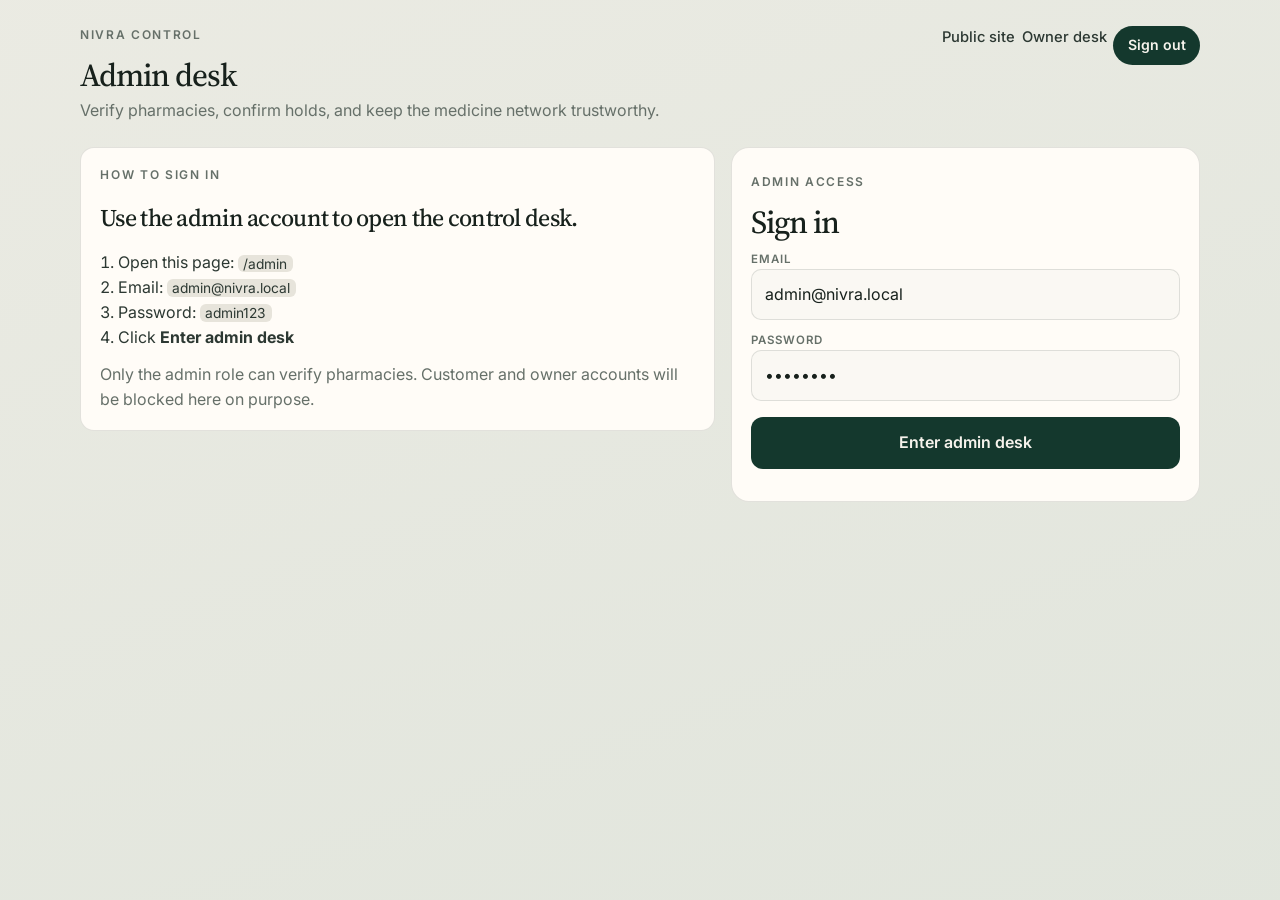
<file: admin.html>
<!doctype html>
<html lang="en">
<head>
    <meta charset="UTF-8">
    <meta name="viewport" content="width=device-width, initial-scale=1.0">
    <title>Nivra Admin Desk</title>
    <link rel="preconnect" href="https://fonts.googleapis.com">
    <link rel="preconnect" href="https://fonts.gstatic.com" crossorigin>
    <link href="https://fonts.googleapis.com/css2?family=Inter:wght@400;500;600;700&family=Source+Serif+4:opsz,wght@8..60,500;8..60,600&display=swap" rel="stylesheet">
    <link rel="stylesheet" href="css/styles.css">
</head>
<body class="admin-page">
    <div class="ambient-video ambient-video-desk" aria-hidden="true">
        <video data-ambient autoplay muted loop playsinline preload="auto" src="media/admin-drift.mp4"></video>
    </div>
    <div class="admin-wrap">
        <div class="admin-top">
            <div>
                <p class="section-index">NIVRA CONTROL</p>
                <h1>Admin desk</h1>
                <p class="admin-subtitle" id="adminGreeting">Verify pharmacies, confirm holds, and keep the medicine network trustworthy.</p>
            </div>
            <div class="admin-top-actions">
                <a class="nav-owner" href="/">Public site</a>
                <a class="nav-owner" href="/owner">Owner desk</a>
                <button class="nav-urgent" type="button" id="adminRefresh" hidden>Refresh</button>
                <button class="nav-urgent" type="button" id="adminSignOut">Sign out</button>
            </div>
        </div>

        <section class="admin-login-card" id="adminLoginCard">
            <div class="admin-login-copy">
                <p class="section-index">HOW TO SIGN IN</p>
                <h2>Use the admin account to open the control desk.</h2>
                <ol class="admin-steps">
                    <li>Open this page: <code>/admin</code></li>
                    <li>Email: <code>admin@nivra.local</code></li>
                    <li>Password: <code>admin123</code></li>
                    <li>Click <strong>Enter admin desk</strong></li>
                </ol>
                <p class="admin-note">
                    Only the admin role can verify pharmacies. Customer and owner accounts will be blocked here on purpose.
                </p>
            </div>

            <form class="dialog-shell admin-login" id="adminLogin">
                <p class="section-index">ADMIN ACCESS</p>
                <h2>Sign in</h2>
                <label for="adminEmail">Email</label>
                <input id="adminEmail" type="email" value="admin@nivra.local" autocomplete="username" required>
                <label for="adminPassword">Password</label>
                <input id="adminPassword" type="password" value="admin123" autocomplete="current-password" required>
                <button class="search-submit" type="submit">Enter admin desk</button>
                <p class="dialog-message" id="adminLoginMessage" role="status"></p>
            </form>
        </section>

        <div id="adminApp" hidden>
            <div class="admin-grid" id="adminStats"></div>

            <div class="admin-tabs" role="tablist">
                <button class="filter active" type="button" data-admin-tab="pharmacies">Pharmacies</button>
                <button class="filter" type="button" data-admin-tab="reservations">Reservations</button>
                <button class="filter" type="button" data-admin-tab="urgent">Urgent</button>
                <button class="filter" type="button" data-admin-tab="lowstock">Low stock</button>
                <button class="filter" type="button" data-admin-tab="activity">Activity</button>
                <button class="filter" type="button" data-admin-tab="users">Users</button>
                <button class="filter" type="button" data-admin-tab="feedback">Feedback</button>
            </div>

            <div class="admin-panels">
                <section class="admin-panel" data-panel="pharmacies">
                    <div class="admin-panel-head">
                        <div>
                            <small>Trust layer</small>
                            <h2>Pharmacy verification</h2>
                        </div>
                        <button class="filter" type="button" id="expireHolds">Expire stale holds</button>
                    </div>
                    <div id="adminPharmacies"></div>
                </section>

                <section class="admin-panel" data-panel="reservations" hidden>
                    <div class="admin-panel-head">
                        <div>
                            <small>Customer holds</small>
                            <h2>Reservations</h2>
                        </div>
                    </div>
                    <div id="adminReservations"></div>
                </section>

                <section class="admin-panel" data-panel="urgent" hidden>
                    <div class="admin-panel-head">
                        <div>
                            <small>Network broadcasts</small>
                            <h2>Urgent requests</h2>
                        </div>
                    </div>
                    <div id="adminUrgent"></div>
                </section>

                <section class="admin-panel" data-panel="lowstock" hidden>
                    <div class="admin-panel-head">
                        <div>
                            <small>Scarcity watch</small>
                            <h2>Low stock alerts</h2>
                        </div>
                    </div>
                    <div id="adminLowStock"></div>
                </section>

                <section class="admin-panel" data-panel="activity" hidden>
                    <div class="admin-panel-head">
                        <div>
                            <small>Audit trail</small>
                            <h2>Live activity</h2>
                        </div>
                    </div>
                    <div id="adminActivity"></div>
                </section>

                <section class="admin-panel" data-panel="users" hidden>
                    <div class="admin-panel-head">
                        <div>
                            <small>Accounts</small>
                            <h2>Users</h2>
                        </div>
                    </div>
                    <div id="adminUsers"></div>
                </section>

                <section class="admin-panel" data-panel="feedback" hidden>
                    <div class="admin-panel-head">
                        <div>
                            <small>Public notes</small>
                            <h2>Feedback</h2>
                        </div>
                    </div>
                    <div id="adminFeedback"></div>
                </section>
            </div>

            <aside class="admin-detail" id="adminDetail" hidden>
                <div class="admin-panel-head">
                    <div>
                        <small>Pharmacy detail</small>
                        <h2 id="detailTitle">Inventory</h2>
                    </div>
                    <button class="filter" type="button" id="closeDetail">Close</button>
                </div>
                <div id="detailBody"></div>
            </aside>
        </div>
    </div>

    <script src="js/motion.js"></script>
    <script src="js/ambient.js"></script>
    <script src="js/admin.js"></script>
</body>
</html>
</file>
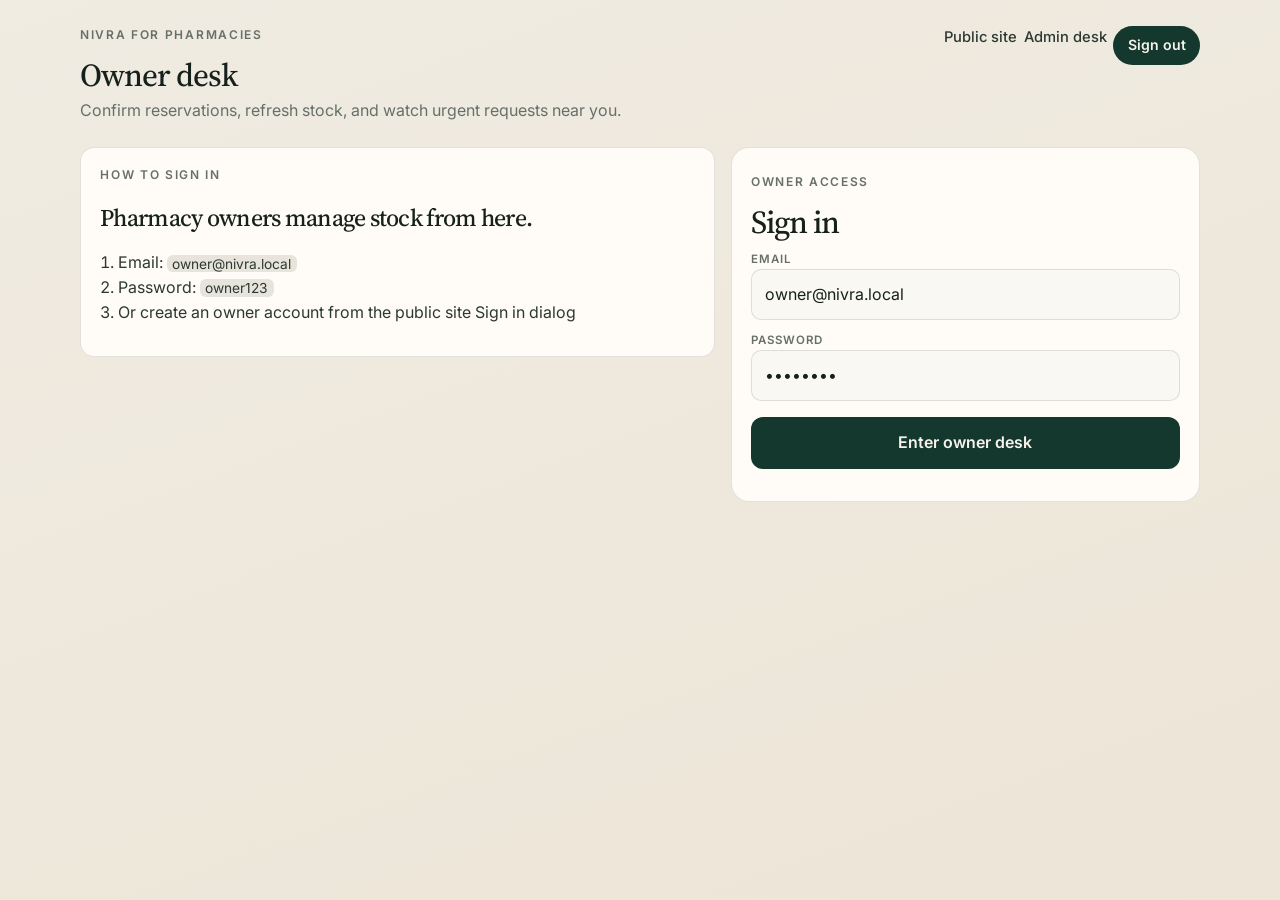
<file: owner.html>
<!doctype html>
<html lang="en">
<head>
    <meta charset="UTF-8">
    <meta name="viewport" content="width=device-width, initial-scale=1.0">
    <title>Nivra Owner Desk</title>
    <link rel="preconnect" href="https://fonts.googleapis.com">
    <link rel="preconnect" href="https://fonts.gstatic.com" crossorigin>
    <link href="https://fonts.googleapis.com/css2?family=Inter:wght@400;500;600;700&family=Source+Serif+4:opsz,wght@8..60,500;8..60,600&display=swap" rel="stylesheet">
    <link rel="stylesheet" href="css/styles.css">
</head>
<body class="admin-page">
    <div class="ambient-video ambient-video-owner" aria-hidden="true">
        <video data-ambient autoplay muted loop playsinline preload="auto" src="media/owner-drift.mp4"></video>
    </div>
    <div class="admin-wrap">
        <div class="admin-top">
            <div>
                <p class="section-index">NIVRA FOR PHARMACIES</p>
                <h1>Owner desk</h1>
                <p class="admin-subtitle">Confirm reservations, refresh stock, and watch urgent requests near you.</p>
            </div>
            <div class="admin-top-actions">
                <a class="nav-owner" href="/">Public site</a>
                <a class="nav-owner" href="/admin">Admin desk</a>
                <button class="nav-urgent" type="button" id="ownerSignOut">Sign out</button>
            </div>
        </div>

        <section class="admin-login-card" id="ownerLoginCard">
            <div class="admin-login-copy">
                <p class="section-index">HOW TO SIGN IN</p>
                <h2>Pharmacy owners manage stock from here.</h2>
                <ol class="admin-steps">
                    <li>Email: <code>owner@nivra.local</code></li>
                    <li>Password: <code>owner123</code></li>
                    <li>Or create an owner account from the public site Sign in dialog</li>
                </ol>
            </div>
            <form class="dialog-shell admin-login" id="ownerLogin">
                <p class="section-index">OWNER ACCESS</p>
                <h2>Sign in</h2>
                <label for="ownerEmail">Email</label>
                <input id="ownerEmail" type="email" value="owner@nivra.local" required>
                <label for="ownerPassword">Password</label>
                <input id="ownerPassword" type="password" value="owner123" required>
                <button class="search-submit" type="submit">Enter owner desk</button>
                <p class="dialog-message" id="ownerLoginMessage"></p>
            </form>
        </section>

        <div id="ownerApp" hidden>
            <div class="admin-grid" id="ownerStats"></div>
            <div class="admin-panels">
                <section class="admin-panel">
                    <div class="admin-panel-head">
                        <div>
                            <small>Your store</small>
                            <h2 id="ownerPharmacyName">Pharmacy</h2>
                        </div>
                        <a class="filter" href="/#top" id="listMoreLink">List another product</a>
                    </div>
                    <p id="ownerPharmacyMeta"></p>
                    <div id="ownerInventory"></div>
                </section>
                <section class="admin-panel">
                    <div class="admin-panel-head">
                        <div>
                            <small>Incoming demand</small>
                            <h2>Reservations</h2>
                        </div>
                    </div>
                    <div id="ownerReservations"></div>
                </section>
                <section class="admin-panel">
                    <div class="admin-panel-head">
                        <div>
                            <small>Nearby scarcity</small>
                            <h2>Open urgent requests</h2>
                        </div>
                    </div>
                    <div id="ownerUrgent"></div>
                </section>
            </div>
        </div>
    </div>

    <script>
        const tokenKey = "nivra-token";
        const userKey = "nivra-user";

        function token() { return localStorage.getItem(tokenKey) || ""; }
        function user() {
            try { return JSON.parse(localStorage.getItem(userKey) || "null"); }
            catch { return null; }
        }

        async function api(path, options = {}) {
            const headers = { "Content-Type": "application/json", ...(options.headers || {}) };
            if (token()) headers.Authorization = `Bearer ${token()}`;
            const response = await fetch(path, { ...options, headers });
            const data = await response.json().catch(() => ({}));
            if (!response.ok) throw new Error(data.error || "Request failed.");
            return data;
        }

        function chip(status) {
            return `<span class="admin-chip status-${status}">${status}</span>`;
        }

        async function loadOwner() {
            const data = await api("/api/owner/pharmacy");
            const app = document.querySelector("#ownerApp");
            const login = document.querySelector("#ownerLoginCard");
            if (!data.pharmacy) {
                login.hidden = true;
                app.hidden = false;
                document.querySelector("#ownerStats").innerHTML =
                    `<div class="admin-stat"><strong>0</strong><span>No pharmacy linked yet</span></div>`;
                document.querySelector("#ownerPharmacyName").textContent = "No pharmacy listed";
                document.querySelector("#ownerPharmacyMeta").textContent =
                    "Use List your pharmacy on the public site, then return here.";
                document.querySelector("#ownerInventory").innerHTML = "";
                document.querySelector("#ownerReservations").innerHTML = "<p>None yet.</p>";
                document.querySelector("#ownerUrgent").innerHTML = "<p>None yet.</p>";
                return;
            }

            login.hidden = true;
            app.hidden = false;
            document.querySelector("#ownerPharmacyName").textContent = data.pharmacy.name;
            document.querySelector("#ownerPharmacyMeta").innerHTML =
                `${chip(data.pharmacy.status)} ${data.pharmacy.address} · ${data.pharmacy.pincode} · ${data.pharmacy.hours}`;
            document.querySelector("#ownerStats").innerHTML = [
                ["Inventory lines", data.inventory.length],
                ["Open reservations", data.reservations.filter((item) => ["requested", "confirmed"].includes(item.status)).length],
                ["Urgent nearby", data.urgent.length],
                ["Status", data.pharmacy.status],
            ].map(([label, value]) => `<div class="admin-stat"><strong>${value}</strong><span>${label}</span></div>`).join("");

            document.querySelector("#ownerInventory").innerHTML = data.inventory.map((item) => `
                <div class="admin-row">
                    <div><strong>${item.brand}</strong><br><small>${item.medicine} · ${item.strength}</small></div>
                    <div>${item.packs} packs · ${item.price}</div>
                    <div class="admin-actions">
                        <button class="filter" data-verify-stock="${item.id}">Mark verified</button>
                    </div>
                </div>
            `).join("") || "<p>No inventory yet.</p>";

            document.querySelector("#ownerReservations").innerHTML = data.reservations.map((item) => `
                <div class="admin-row">
                    <div><strong>${item.brand}</strong><br><small>${item.customer_name} · ${item.phone}</small></div>
                    <div>${chip(item.status)}</div>
                    <div class="admin-actions">
                        ${item.status === "requested" ? `<button class="filter" data-confirm="${item.id}">Confirm</button>` : ""}
                    </div>
                </div>
            `).join("") || "<p>No reservations yet.</p>";

            document.querySelector("#ownerUrgent").innerHTML = data.urgent.map((item) => `
                <div class="admin-row">
                    <div><strong>${item.medicine}</strong><br><small>${item.location}</small></div>
                    <div>${item.radius_km} km</div>
                    <div class="admin-actions">
                        <button class="filter" data-resolve="${item.id}">Resolve</button>
                    </div>
                </div>
            `).join("") || "<p>No open urgent requests.</p>";
        }

        async function boot() {
            const current = user();
            if (!current || !["owner", "admin"].includes(current.role) || !token()) {
                document.querySelector("#ownerLoginCard").hidden = false;
                document.querySelector("#ownerApp").hidden = true;
                return;
            }
            await loadOwner();
        }

        document.querySelector("#ownerLogin").addEventListener("submit", async (event) => {
            event.preventDefault();
            const message = document.querySelector("#ownerLoginMessage");
            try {
                const data = await api("/api/auth/login", {
                    method: "POST",
                    body: JSON.stringify({
                        email: document.querySelector("#ownerEmail").value,
                        password: document.querySelector("#ownerPassword").value,
                    }),
                });
                if (!["owner", "admin"].includes(data.user.role)) {
                    throw new Error("Use an owner account. Demo: owner@nivra.local / owner123");
                }
                localStorage.setItem(tokenKey, data.token);
                localStorage.setItem(userKey, JSON.stringify(data.user));
                await boot();
            } catch (error) {
                message.textContent = error.message;
            }
        });

        document.querySelector("#ownerSignOut").addEventListener("click", () => {
            localStorage.removeItem(tokenKey);
            localStorage.removeItem(userKey);
            location.reload();
        });

        document.querySelector("#ownerApp").addEventListener("click", async (event) => {
            const confirm = event.target.closest("[data-confirm]");
            const resolve = event.target.closest("[data-resolve]");
            const verifyStock = event.target.closest("[data-verify-stock]");
            try {
                if (confirm) await api(`/api/reservations/${confirm.dataset.confirm}/confirm`, { method: "POST" });
                if (resolve) {
                    await api(`/api/urgent/${resolve.dataset.resolve}/resolve`, {
                        method: "POST",
                        body: JSON.stringify({ note: "Owner marked this request resolved." }),
                    });
                }
                if (verifyStock) {
                    await api(`/api/owner/inventory/${verifyStock.dataset.verifyStock}`, {
                        method: "PATCH",
                        body: JSON.stringify({ verify: true }),
                    });
                }
                if (confirm || resolve || verifyStock) await loadOwner();
            } catch (error) {
                alert(error.message);
            }
        });

        boot().catch((error) => {
            document.querySelector("#ownerLoginMessage").textContent = error.message;
        });
    </script>
    <script src="js/motion.js"></script>
    <script src="js/ambient.js"></script>
</body>
</html>
</file>
<file: css/styles.css>
:root {
    --ink: #17211c;
    --ink-soft: #2c3832;
    --paper: #f3f1eb;
    --paper-deep: #e7e4db;
    --surface: #fffcf7;
    --muted: #667069;
    --accent: #14382d;
    --accent-deep: #0d2820;
    --accent-soft: #e7f0eb;
    --line: rgba(20, 32, 27, 0.12);
    --white: #fffcf7;
    --danger: #8d3a32;
    --warn: #8a5a16;
    --ok: #1d6b45;
    --radius-sm: 8px;
    --radius-md: 14px;
    --radius-lg: 18px;
    --shadow: 0 18px 50px rgba(16, 28, 22, 0.07);
    --ease: cubic-bezier(0.22, 1, 0.36, 1);
    --serif: "Source Serif 4", "Iowan Old Style", Georgia, serif;
    --sans: "Inter", system-ui, sans-serif;
}

*,
*::before,
*::after {
    box-sizing: border-box;
}

[hidden] {
    display: none !important;
}

html {
    scroll-behavior: smooth;
}

body {
    margin: 0;
    min-width: 320px;
    color: var(--ink);
    background:
        linear-gradient(180deg, #f7f5f0 0%, var(--paper) 280px);
    font-family: var(--sans);
    font-size: 16px;
    line-height: 1.55;
    overflow-x: hidden;
}

body.dialog-open,
body.loading {
    overflow: hidden;
}

button,
input,
select,
textarea {
    font: inherit;
    color: inherit;
}

button:focus-visible,
a:focus-visible {
    outline: 2px solid var(--accent);
    outline-offset: 2px;
}

button,
a {
    -webkit-tap-highlight-color: transparent;
}

a {
    color: inherit;
    text-decoration: none;
}

svg {
    display: block;
    fill: none;
    stroke: currentColor;
    stroke-width: 1.7;
    stroke-linecap: round;
    stroke-linejoin: round;
}

img {
    max-width: 100%;
}

h1,
h2,
h3 {
    font-family: var(--serif);
    font-weight: 500;
    letter-spacing: -0.03em;
    line-height: 1.08;
}

.shell {
    width: min(1120px, calc(100% - 3rem));
    margin-inline: auto;
}

.page-loader {
    position: fixed;
    inset: 0;
    z-index: 300;
    display: grid;
    place-items: center;
    align-content: center;
    gap: 1rem;
    color: #f6f3ec;
    background: var(--accent-deep);
}

.loader-copy {
    display: grid;
    justify-items: center;
    gap: 0.2rem;
}

.loader-copy span {
    font-family: var(--serif);
    font-size: 2rem;
    letter-spacing: -0.04em;
}

.loader-copy small {
    color: rgba(246, 243, 236, 0.62);
    font-size: 0.75rem;
    letter-spacing: 0.16em;
    text-transform: uppercase;
}

.loader-track {
    width: min(180px, 50vw);
    height: 1px;
    background: rgba(255, 255, 255, 0.18);
}

.loader-track span {
    display: block;
    width: 0;
    height: 100%;
    background: #f6f3ec;
}

.loader-percent {
    color: rgba(246, 243, 236, 0.55);
    font-size: 0.72rem;
    font-weight: 500;
    letter-spacing: 0.08em;
}

.scroll-progress {
    position: fixed;
    z-index: 140;
    top: 0;
    left: 0;
    right: 0;
    height: 2px;
    pointer-events: none;
}

.scroll-progress span {
    display: block;
    width: 100%;
    height: 100%;
    background: var(--accent);
    transform: scaleX(0);
    transform-origin: left;
}

.site-header {
    position: sticky;
    top: 0;
    z-index: 40;
    background: rgba(243, 241, 235, 0.88);
    border-bottom: 1px solid transparent;
    backdrop-filter: blur(16px);
}

.site-header.scrolled {
    border-bottom-color: var(--line);
    background: rgba(247, 245, 240, 0.94);
}

.nav {
    display: flex;
    align-items: center;
    justify-content: space-between;
    min-height: 72px;
    gap: 1.5rem;
}

.brand {
    display: inline-flex;
    align-items: center;
    gap: 0.65rem;
    font-family: var(--serif);
    font-size: 1.35rem;
    letter-spacing: -0.03em;
}

.brand-glyph {
    position: relative;
    width: 22px;
    height: 22px;
    border-radius: 6px;
    background: var(--accent);
}

.brand-glyph span {
    position: absolute;
    background: #f4f1e8;
    border-radius: 1px;
}

.brand-glyph span:first-child {
    width: 10px;
    height: 1.5px;
    left: 6px;
    top: 10px;
}

.brand-glyph span:last-child {
    width: 1.5px;
    height: 10px;
    left: 10px;
    top: 6px;
}

.menu-toggle {
    display: none;
    width: 42px;
    height: 42px;
    padding: 0;
    border: 1px solid var(--line);
    border-radius: 10px;
    background: var(--surface);
}

.menu-toggle span {
    display: block;
    width: 16px;
    height: 1.5px;
    margin: 5px auto;
    background: var(--ink);
}

.nav-menu {
    display: flex;
    align-items: center;
    gap: 0.35rem 1.15rem;
    flex-wrap: wrap;
    justify-content: flex-end;
}

.nav-menu > a,
.nav-owner,
.nav-create,
.nav-motion {
    padding: 0;
    border: 0;
    background: transparent;
    color: var(--ink-soft);
    font-size: 0.92rem;
    font-weight: 500;
}

.nav-menu > a:hover,
.nav-owner:hover,
.nav-create:hover,
.nav-motion:hover {
    color: var(--ink);
}

.nav-create {
    padding: 0.45rem 0.75rem;
    border: 1px solid var(--line);
    border-radius: 999px;
    background: var(--surface);
}

.nav-urgent {
    display: inline-flex;
    align-items: center;
    gap: 0.45rem;
    padding: 0.55rem 0.9rem;
    border: 0;
    border-radius: 999px;
    background: var(--accent);
    color: #f6f3ec;
    font-size: 0.88rem;
    font-weight: 600;
}

.nav-urgent:hover {
    background: var(--accent-deep);
}

.status-dot,
.live-badge i,
.scan-state i {
    width: 7px;
    height: 7px;
    border-radius: 50%;
    background: #2f8f5b;
    box-shadow: 0 0 0 4px rgba(47, 143, 91, 0.14);
}

.hero {
    padding: 4.5rem 0 3.5rem;
}

.hero-grid {
    display: grid;
    grid-template-columns: minmax(0, 1.35fr) minmax(280px, 0.75fr);
    gap: 3.5rem;
    align-items: end;
}

.eyebrow,
.section-index {
    margin: 0 0 0.85rem;
    color: var(--muted);
    font-size: 0.75rem;
    font-weight: 600;
    letter-spacing: 0.14em;
    text-transform: uppercase;
}

.eyebrow {
    display: inline-flex;
    align-items: center;
    gap: 0.55rem;
}

.hero h1,
.statement-copy h2,
.section-heading h2,
.urgent-copy h2,
.feedback h2,
.dialog-shell h2,
.owner-heading h2,
.admin-top h1 {
    margin: 0;
    color: var(--ink);
}

.hero h1 {
    max-width: 11ch;
    font-size: clamp(3.1rem, 5.4vw, 4.7rem);
}

.hero h1 em,
.serif-accent {
    font-style: italic;
    font-weight: 500;
    color: var(--accent);
}

.hero-lede,
.section-heading > p,
.statement-copy > p,
.urgent-copy > p,
.feedback p,
.footer-note p,
.site-footer p {
    color: var(--muted);
    font-size: 1.05rem;
}

.hero-lede {
    max-width: 38rem;
    margin: 1.15rem 0 0;
}

.hero-search {
    position: relative;
    z-index: 3;
    display: grid;
    grid-template-columns: 1.15fr 0.95fr auto;
    gap: 0.55rem;
    align-items: end;
    margin-top: 1.8rem;
    padding: 0.55rem;
    border: 1px solid var(--line);
    border-radius: 16px;
    background: var(--surface);
    box-shadow: var(--shadow);
}

.search-field {
    position: relative;
    display: grid;
    gap: 0.28rem;
    padding: 0.45rem 0.7rem 0.5rem;
}

.search-field label,
.dialog-shell label,
.feedback-form label,
.owner-shell label {
    color: var(--muted);
    font-size: 0.72rem;
    font-weight: 600;
    letter-spacing: 0.08em;
    text-transform: uppercase;
}

.search-field input,
.finder-search input,
.dialog-shell input,
.dialog-shell select,
.feedback-form input,
.feedback-form textarea,
.owner-shell input,
.owner-shell select,
.owner-shell textarea {
    width: 100%;
    border: 0;
    outline: none;
    background: transparent;
    color: var(--ink);
}

.search-field input {
    padding: 0.15rem 2rem 0.15rem 0;
    font-size: 1rem;
}

.voice-button,
.locate-button {
    position: absolute;
    right: 0.45rem;
    bottom: 0.45rem;
    display: grid;
    place-items: center;
    width: 32px;
    height: 32px;
    padding: 0;
    border: 0;
    border-radius: 8px;
    background: var(--paper);
    color: var(--accent);
}

.voice-button svg,
.locate-button svg,
.search-submit svg,
.urgent-orb svg,
.upload-icon svg,
.private-note svg,
.finder-search svg,
.location-capture-button svg {
    width: 16px;
    height: 16px;
}

.voice-wave {
    display: none;
}

.voice-button.listening .voice-wave {
    display: flex;
    gap: 2px;
    align-items: end;
    height: 12px;
}

.voice-button.listening svg {
    display: none;
}

.voice-wave i {
    width: 2px;
    height: 6px;
    background: var(--accent);
    animation: wave 0.8s ease-in-out infinite alternate;
}

.voice-wave i:nth-child(2) { animation-delay: 0.15s; }
.voice-wave i:nth-child(3) { animation-delay: 0.3s; }

@keyframes wave {
    to { height: 12px; }
}

.search-submit,
.reserve-button,
.add-product-button {
    display: inline-flex;
    align-items: center;
    justify-content: center;
    gap: 0.45rem;
    min-height: 52px;
    padding: 0.8rem 1.15rem;
    border: 0;
    border-radius: 12px;
    background: var(--accent);
    color: #f6f3ec;
    font-weight: 600;
}

.search-submit:hover,
.reserve-button:hover,
.add-product-button:hover,
.urgent-orb:hover {
    background: var(--accent-deep);
}

.quick-search {
    display: flex;
    flex-wrap: wrap;
    align-items: center;
    gap: 0.45rem;
    margin-top: 0.95rem;
    color: var(--muted);
    font-size: 0.86rem;
}

.quick-search button,
.filter,
.ghost-button,
.scan-demo-button,
.map-top button,
.remove-product {
    border: 1px solid var(--line);
    border-radius: 999px;
    background: var(--surface);
    color: var(--ink-soft);
    font-size: 0.84rem;
    font-weight: 500;
}

.quick-search button,
.filter,
.scan-demo-button,
.map-top button {
    padding: 0.38rem 0.75rem;
}

.filter.active,
.auth-mode .filter.active {
    border-color: var(--accent);
    background: var(--accent);
    color: #f6f3ec;
}

.status-card,
.guide-card,
.rx-scanner,
.rx-output,
.process-step,
.urgent-card,
.feedback-form,
.result-map,
.pharmacy-card,
.admin-login-copy,
.admin-login,
.admin-stat,
.admin-panel,
.admin-detail {
    border: 1px solid var(--line);
    border-radius: var(--radius-md);
    background: var(--surface);
    box-shadow: 0 1px 0 rgba(255, 255, 255, 0.7) inset;
}

.status-card {
    padding: 1.35rem 1.35rem 1.15rem;
}

.status-card-head,
.rx-output-head,
.map-top,
.admin-panel-head,
.owner-publish,
.admin-top {
    display: flex;
    align-items: center;
    justify-content: space-between;
    gap: 1rem;
}

.status-card-head span:first-child {
    font-size: 0.78rem;
    font-weight: 600;
    letter-spacing: 0.12em;
    text-transform: uppercase;
    color: var(--muted);
}

.live-badge,
.scan-state {
    display: inline-flex;
    align-items: center;
    gap: 0.4rem;
    color: var(--ok);
    font-size: 0.78rem;
    font-weight: 600;
}

.status-lead {
    margin: 0.8rem 0 0;
    color: var(--ink-soft);
}

.network-metrics {
    display: grid;
    grid-template-columns: 1fr 1fr;
    gap: 1rem;
    margin-top: 1.3rem;
    padding-top: 1.1rem;
    border-top: 1px solid var(--line);
}

.network-metrics strong,
.statement-numbers strong,
.admin-stat strong {
    display: block;
    font-family: var(--serif);
    font-size: 2rem;
    font-weight: 500;
    letter-spacing: -0.04em;
}

.network-metrics span,
.statement-numbers span,
.admin-stat span {
    color: var(--muted);
    font-size: 0.86rem;
}

.status-points {
    margin: 1.1rem 0 0;
    padding: 0;
    list-style: none;
}

.status-points li {
    padding: 0.55rem 0;
    border-top: 1px solid var(--line);
    color: var(--ink-soft);
    font-size: 0.92rem;
}

.section-pad {
    padding: 4.5rem 0;
}

.problem-statement {
    background: var(--accent);
    color: #f6f3ec;
}

.problem-statement .section-index,
.problem-statement .statement-copy > p,
.problem-statement .statement-numbers span {
    color: rgba(246, 243, 236, 0.68);
}

.problem-statement h2,
.problem-statement .serif-accent,
.problem-statement .statement-numbers strong {
    color: #f6f3ec;
}

.statement-grid,
.section-heading,
.feedback-grid {
    display: grid;
    grid-template-columns: 180px 1fr;
    gap: 2rem;
}

.statement-copy h2 {
    max-width: 16ch;
    font-size: clamp(2.3rem, 4vw, 3.5rem);
}

.section-heading h2,
.urgent-copy h2,
.feedback h2 {
    max-width: 22ch;
    font-size: clamp(2.05rem, 3vw, 2.7rem);
}

.statement-copy > p,
.section-heading > p {
    max-width: 40rem;
}

.statement-numbers {
    display: grid;
    grid-template-columns: repeat(3, 1fr);
    gap: 1.5rem;
    margin-top: 2rem;
    padding-top: 1.4rem;
    border-top: 1px solid rgba(246, 243, 236, 0.16);
}

.section-heading {
    display: grid;
    grid-template-columns: 1fr;
    gap: 0.55rem;
    margin-bottom: 1.6rem;
}

.section-heading > p {
    margin: 0 0 0.35rem;
}

.rx-grid,
.results-layout,
.guide-grid,
.owner-grid,
.admin-login-card {
    display: grid;
    gap: 1rem;
}

.rx-grid,
.results-layout,
.admin-login-card {
    grid-template-columns: 1.15fr 0.85fr;
    align-items: start;
}

.guide-grid {
    grid-template-columns: 1.4fr 0.8fr 0.8fr;
}

.rx-scanner,
.rx-output,
.guide-card,
.result-map {
    padding: 1.15rem;
}

.upload-zone {
    display: grid;
    justify-items: center;
    gap: 0.35rem;
    width: 100%;
    min-height: 240px;
    padding: 2rem 1rem;
    border: 1px dashed rgba(20, 56, 45, 0.28);
    border-radius: 12px;
    background: #faf8f3;
    text-align: center;
}

.upload-zone.dragging {
    border-color: var(--accent);
    background: var(--accent-soft);
}

.upload-icon {
    display: grid;
    place-items: center;
    width: 42px;
    height: 42px;
    margin-bottom: 0.4rem;
    border-radius: 50%;
    background: var(--surface);
    color: var(--accent);
}

.upload-zone span,
.private-note,
.map-hint,
.scan-caution,
.auth-hint,
.dialog-message,
.owner-heading > p,
.owner-section-head p,
.owner-publish p,
.location-status {
    color: var(--muted);
    font-size: 0.9rem;
}

.scan-viewport {
    position: relative;
    overflow: hidden;
    border-radius: 12px;
    background: #111;
}

.scan-viewport img {
    display: block;
    width: 100%;
    max-height: 320px;
    object-fit: contain;
}

.scan-beam,
.scan-corner,
.rx-orbit {
    display: none;
}

.scan-controls {
    display: flex;
    align-items: center;
    justify-content: space-between;
    gap: 0.8rem;
    margin-top: 0.9rem;
}

.private-note {
    display: inline-flex;
    align-items: center;
    gap: 0.4rem;
}

.scan-progress {
    height: 2px;
    margin: 1rem 0;
    background: var(--paper-deep);
}

.scan-progress span {
    display: block;
    width: 0;
    height: 100%;
    background: var(--accent);
}

.rx-empty {
    padding: 1.5rem 0.2rem 0.4rem;
}

.detected-label {
    margin: 0 0 0.7rem;
    color: var(--muted);
    font-size: 0.75rem;
    font-weight: 600;
    letter-spacing: 0.12em;
    text-transform: uppercase;
}

.medicine-chips {
    display: grid;
    gap: 0.5rem;
}

.medicine-chip {
    display: grid;
    grid-template-columns: auto 1fr auto;
    gap: 0.7rem;
    align-items: center;
    width: 100%;
    padding: 0.7rem 0.8rem;
    border: 1px solid var(--line);
    border-radius: 12px;
    background: #faf8f3;
    text-align: left;
}

.medicine-chip:hover {
    border-color: var(--accent);
}

.medicine-chip-index,
.pharmacy-index,
.owner-section-head > span,
.process-step > span {
    color: var(--muted);
    font-size: 0.78rem;
    font-weight: 600;
    letter-spacing: 0.08em;
}

.medicine-chip small,
.pharmacy-main > p,
.activity-item small,
.owner-product small {
    display: block;
    color: var(--muted);
}

.confidence-panel {
    display: grid;
    grid-template-columns: 1fr 1fr;
    gap: 0.8rem;
    margin-top: 1rem;
    padding-top: 0.9rem;
    border-top: 1px solid var(--line);
}

.confidence-panel span {
    display: block;
    color: var(--muted);
    font-size: 0.8rem;
}

.finder-toolbar {
    display: flex;
    justify-content: space-between;
    gap: 1rem;
    align-items: center;
    margin-bottom: 1rem;
}

.finder-search {
    display: flex;
    align-items: center;
    gap: 0.55rem;
    flex: 1;
    min-width: 220px;
    padding: 0.7rem 0.85rem;
    border: 1px solid var(--line);
    border-radius: 12px;
    background: var(--surface);
}

.finder-search svg {
    color: var(--muted);
}

.filter-group,
.auth-mode,
.admin-tabs,
.card-actions,
.admin-actions,
.admin-top-actions,
.footer-links {
    display: flex;
    flex-wrap: wrap;
    gap: 0.4rem;
}

.pharmacy-results {
    display: grid;
    gap: 0.65rem;
    align-content: start;
}

.pharmacy-card {
    display: grid;
    grid-template-columns: auto 1fr auto;
    gap: 0.9rem;
    align-items: start;
    padding: 1rem 1rem;
}

.pharmacy-card:hover,
.pharmacy-card.active {
    border-color: rgba(20, 56, 45, 0.45);
}

.pharmacy-card.active {
    box-shadow: 0 0 0 1px var(--accent);
}

.pharmacy-main h3,
.guide-card h3,
.process-step h3,
.owner-section-head h3 {
    margin: 0;
    font-family: var(--sans);
    font-size: 1.02rem;
    font-weight: 600;
    letter-spacing: -0.02em;
}

.pharmacy-main > p,
.guide-card p,
.process-step p {
    margin: 0.2rem 0 0;
}

.medicine-line {
    display: flex;
    flex-wrap: wrap;
    gap: 0.35rem;
    align-items: center;
    margin-top: 0.55rem;
}

.medicine-line > strong {
    margin-right: 0.25rem;
    font-size: 0.92rem;
}

.stock-badge,
.cold-badge,
.match-badge,
.pending-badge,
.safety-pill,
.salt-chip,
.admin-chip {
    display: inline-flex;
    align-items: center;
    padding: 0.16rem 0.45rem;
    border-radius: 999px;
    background: var(--paper);
    color: var(--ink-soft);
    font-size: 0.72rem;
    font-weight: 600;
}

.stock-in,
.admin-chip.status-verified,
.admin-chip.status-confirmed,
.admin-chip.status-resolved,
.admin-chip.status-admin {
    background: #e5f3ea;
    color: var(--ok);
}

.stock-low,
.admin-chip.status-pending,
.admin-chip.status-requested,
.admin-chip.status-broadcast,
.admin-chip.status-owner {
    background: #f8efd8;
    color: var(--warn);
}

.cold-badge {
    background: #e7eef8;
    color: #24507a;
}

.pending-badge,
.admin-chip.status-rejected,
.admin-chip.status-cancelled,
.admin-chip.status-expired {
    background: #f8e8e6;
    color: var(--danger);
}

.pharmacy-side {
    display: grid;
    justify-items: end;
    gap: 0.55rem;
}

.distance {
    color: var(--muted);
    font-size: 0.84rem;
}

.ghost-button,
.remove-product {
    padding: 0.4rem 0.7rem;
    background: transparent;
}

.reserve-button {
    min-height: 36px;
    padding: 0.4rem 0.8rem;
    border-radius: 999px;
    font-size: 0.84rem;
}

.no-results {
    padding: 1.4rem;
    border: 1px dashed var(--line);
    border-radius: 14px;
    color: var(--muted);
}

.result-map {
    position: sticky;
    top: 88px;
    display: grid;
    align-content: start;
    gap: 0.7rem;
    min-height: 460px;
}

.city-map {
    height: 360px;
    overflow: hidden;
    border-radius: 12px;
    background: #e7e4db;
}

.map-top span:first-child {
    min-width: 0;
}

.map-top-actions {
    display: flex;
    flex-shrink: 0;
    gap: 0.4rem;
}

.map-legend {
    display: flex;
    flex-wrap: wrap;
    gap: 0.8rem;
    color: var(--muted);
    font-size: 0.8rem;
}

.map-legend span,
.legend-user,
.legend-stock,
.legend-pending {
    display: inline-flex;
    align-items: center;
    gap: 0.35rem;
}

.nivra-map-pin,
.nivra-user-pin {
    background: transparent;
    border: 0;
}

.leaflet-pin {
    width: 14px;
    height: 14px;
    margin: 14px 0 0 14px;
    border: 2px solid #fff;
    border-radius: 50%;
    background: var(--accent);
    box-shadow: 0 2px 8px rgba(16, 28, 22, 0.28);
}

.legend-user,
.legend-stock,
.legend-pending {
    width: 8px;
    height: 8px;
    border-radius: 50%;
}

.legend-user { background: #24507a; }
.legend-stock { background: var(--accent); }
.legend-pending,
.leaflet-pin.pending { background: var(--warn); }

.leaflet-user-dot {
    display: block;
    width: 12px;
    height: 12px;
    margin: 5px;
    border: 2px solid #fff;
    border-radius: 50%;
    background: #24507a;
    box-shadow: 0 2px 8px rgba(16, 28, 22, 0.28);
}

.leaflet-pin span {
    display: none;
}

.leaflet-popup-content-wrapper {
    border-radius: 12px;
    font-family: var(--sans);
}

.leaflet-popup-content {
    margin: 0.7rem 0.85rem;
    line-height: 1.4;
}

.process-list {
    display: grid;
    grid-template-columns: repeat(3, 1fr);
    gap: 0.8rem;
}

.process-step {
    display: grid;
    align-content: start;
    gap: 0.8rem;
    min-height: 210px;
    padding: 1.25rem;
}

.process-step.active {
    background: var(--accent);
    color: #f6f3ec;
}

.process-step.active > span,
.process-step.active p {
    color: rgba(246, 243, 236, 0.7);
}

.process-step.active h3 {
    color: #f6f3ec;
}

.guide-label {
    margin-bottom: 0.7rem;
    color: var(--muted);
    font-size: 0.75rem;
    font-weight: 600;
    letter-spacing: 0.12em;
    text-transform: uppercase;
}

.guide-icon {
    display: grid;
    place-items: center;
    width: 36px;
    height: 36px;
    margin-bottom: 0.8rem;
    border-radius: 10px;
    background: var(--accent-soft);
    color: var(--accent);
    font-family: var(--serif);
}

.salt-compare {
    display: grid;
    grid-template-columns: 1fr auto 1fr;
    gap: 0.8rem;
    align-items: start;
    margin-top: 1.2rem;
    padding-top: 1rem;
    border-top: 1px solid var(--line);
}

.salt-compare small {
    display: block;
    margin-bottom: 0.25rem;
    color: var(--muted);
}

.salt-compare strong,
.salt-compare span {
    display: block;
}

.compare-arrow {
    padding-top: 1.3rem;
    color: var(--muted);
}

.salt-alt-list {
    margin: 0.55rem 0 0;
    padding-left: 1rem;
    color: var(--ink-soft);
    font-size: 0.9rem;
}

.temperature-bar {
    display: flex;
    align-items: center;
    justify-content: space-between;
    margin-top: 1rem;
    padding: 0.55rem 0.7rem;
    border-radius: 10px;
    background: #e7eef8;
    color: #24507a;
}

.temperature-bar span {
    width: 42%;
    height: 4px;
    border-radius: 99px;
    background: #24507a;
}

.safety-pill,
.salt-chip {
    margin-top: 0.9rem;
}

.urgent-card {
    display: flex;
    align-items: end;
    justify-content: space-between;
    gap: 2rem;
    padding: 2rem;
    background: #faf8f3;
}

.urgent-orb {
    display: inline-flex;
    align-items: center;
    gap: 0.7rem;
    min-width: 180px;
    padding: 1rem 1.15rem;
    border: 0;
    border-radius: 14px;
    background: var(--accent);
    color: #f6f3ec;
    font-weight: 600;
    text-align: left;
}

.feedback-form {
    display: grid;
    gap: 0.35rem;
    padding: 1.2rem;
}

.feedback-form input,
.feedback-form textarea,
.dialog-shell input,
.dialog-shell select,
.owner-shell input,
.owner-shell select,
.owner-shell textarea {
    padding: 0.75rem 0.8rem;
    border: 1px solid var(--line);
    border-radius: 10px;
    background: #faf8f3;
}

.feedback-form textarea,
.owner-shell textarea {
    resize: vertical;
}

.feedback-form input:focus,
.feedback-form textarea:focus,
.dialog-shell input:focus,
.dialog-shell select:focus,
.owner-shell input:focus,
.owner-shell select:focus,
.owner-shell textarea:focus,
.finder-search:focus-within,
.search-field:focus-within {
    outline: 2px solid rgba(20, 56, 45, 0.18);
    outline-offset: 1px;
}

.trust-line {
    display: flex;
    flex-wrap: wrap;
    gap: 0.7rem 1.2rem;
    align-items: center;
    color: var(--ink-soft);
}

.trust-line i {
    width: 4px;
    height: 4px;
    border-radius: 50%;
    background: var(--muted);
}

.activity-feed {
    display: grid;
    gap: 0.7rem;
    margin-top: 1.4rem;
}

.activity-item {
    display: grid;
    gap: 0.15rem;
    padding-bottom: 0.7rem;
    border-bottom: 1px solid var(--line);
}

.site-footer {
    padding: 3.2rem 0 2rem;
    background: var(--accent-deep);
    color: #f6f3ec;
}

.footer-grid {
    display: grid;
    grid-template-columns: 1.3fr 1fr 1fr;
    gap: 2rem;
}

.footer-brand {
    color: #f6f3ec;
}

.site-footer p,
.footer-note span,
.site-footer a,
.site-footer button {
    color: rgba(246, 243, 236, 0.72);
}

.site-footer a:hover,
.site-footer button:hover {
    color: #f6f3ec;
}

.footer-links {
    flex-direction: column;
    align-items: flex-start;
    gap: 0.45rem;
}

.footer-links button {
    padding: 0;
    border: 0;
    background: transparent;
    font: inherit;
    text-align: left;
}

.footer-note span {
    display: block;
    margin-top: 1rem;
    font-size: 0.86rem;
}

dialog {
    width: min(560px, calc(100vw - 2rem));
    padding: 0;
    border: 0;
    background: transparent;
    color: inherit;
}

dialog::backdrop {
    background: rgba(13, 24, 20, 0.48);
}

.owner-dialog {
    width: min(980px, calc(100vw - 2rem));
}

.dialog-shell,
.owner-shell {
    position: relative;
    padding: 1.5rem;
    border-radius: 18px;
    background: var(--surface);
    box-shadow: var(--shadow);
}

.dialog-shell h2,
.owner-heading h2 {
    font-size: 2rem;
}

.dialog-shell > p,
.owner-heading > p:last-child {
    margin-top: 0.4rem;
}

.dialog-close {
    position: absolute;
    top: 0.8rem;
    right: 0.8rem;
    width: 34px;
    height: 34px;
    border: 1px solid var(--line);
    border-radius: 50%;
    background: transparent;
    font-size: 1.2rem;
    line-height: 1;
}

.dialog-shell label,
.owner-fields label,
.inventory-builder label {
    display: grid;
    gap: 0.3rem;
    margin-top: 0.75rem;
}

.auth-mode {
    margin: 1rem 0 0.4rem;
}

.auth-switch {
    color: var(--muted);
}

.auth-switch button {
    padding: 0;
    border: 0;
    background: transparent;
    color: var(--accent);
    font-weight: 600;
}

.consent-row,
.inventory-checks label {
    display: flex !important;
    grid-template-columns: none;
    align-items: flex-start;
    gap: 0.55rem;
    margin-top: 0.9rem;
    text-transform: none;
    letter-spacing: 0;
    font-size: 0.92rem;
    font-weight: 400;
    color: var(--ink-soft);
}

.reservation-summary {
    display: flex;
    flex-wrap: wrap;
    gap: 0.4rem;
    margin: 1rem 0;
}

.reservation-summary span {
    padding: 0.3rem 0.55rem;
    border-radius: 999px;
    background: var(--paper);
    font-size: 0.82rem;
}

.dialog-shell .search-submit,
.owner-publish .search-submit,
.feedback-form .search-submit {
    width: 100%;
    margin-top: 1rem;
}

.owner-shell {
    max-height: min(88vh, 900px);
    overflow: auto;
}

.owner-progress {
    display: flex;
    gap: 1rem;
    margin: 1rem 0 1.2rem;
    color: var(--muted);
    font-size: 0.86rem;
}

.owner-progress span {
    display: inline-flex;
    align-items: center;
    gap: 0.4rem;
}

.owner-progress i {
    display: grid;
    place-items: center;
    width: 22px;
    height: 22px;
    border-radius: 50%;
    background: var(--paper);
    font-style: normal;
    font-size: 0.75rem;
}

.owner-progress .active {
    color: var(--accent);
    font-weight: 600;
}

.owner-progress .active i {
    background: var(--accent);
    color: #f6f3ec;
}

.owner-grid {
    grid-template-columns: 1fr 1fr;
    align-items: start;
}

.owner-fields,
.inventory-studio {
    padding: 0.2rem;
}

.owner-section-head {
    display: flex;
    gap: 0.7rem;
    margin: 1.1rem 0 0.4rem;
}

.form-grid,
.inventory-builder,
.inventory-row {
    display: grid;
    gap: 0.2rem 0.7rem;
}

.form-grid,
.inventory-row {
    grid-template-columns: 1fr 1fr;
}

.location-capture {
    display: grid;
    grid-template-columns: 1fr auto;
    gap: 0.7rem;
    align-items: end;
}

.location-capture-button {
    display: inline-flex;
    align-items: center;
    gap: 0.4rem;
    height: 44px;
    padding: 0 0.8rem;
    border: 1px solid var(--line);
    border-radius: 10px;
    background: var(--surface);
}

.location-status.captured {
    color: var(--ok);
}

.inventory-checks {
    display: flex;
    flex-wrap: wrap;
    gap: 0.8rem;
    margin-top: 0.4rem;
}

.add-product-button {
    width: 100%;
    margin-top: 0.8rem;
}

.owner-product-list {
    display: grid;
    gap: 0.45rem;
    margin-top: 0.9rem;
}

.owner-product-list > p {
    color: var(--muted);
}

.owner-product {
    display: flex;
    justify-content: space-between;
    gap: 0.7rem;
    align-items: center;
    padding: 0.7rem 0.75rem;
    border: 1px solid var(--line);
    border-radius: 12px;
}

.owner-publish {
    align-items: end;
    margin-top: 1rem;
    padding-top: 0.9rem;
    border-top: 1px solid var(--line);
}

.owner-publish small {
    color: var(--muted);
    letter-spacing: 0.08em;
    text-transform: uppercase;
    font-size: 0.72rem;
}

.owner-publish .search-submit {
    width: auto;
    margin: 0;
}

.toast {
    position: fixed;
    z-index: 80;
    left: 50%;
    bottom: 1.2rem;
    transform: translate(-50%, 12px);
    max-width: min(420px, calc(100% - 2rem));
    padding: 0.75rem 0.95rem;
    border-radius: 12px;
    background: var(--accent-deep);
    color: #f6f3ec;
    opacity: 0;
    pointer-events: none;
    transition: opacity 0.25s var(--ease), transform 0.25s var(--ease);
}

.toast.show {
    opacity: 1;
    transform: translate(-50%, 0);
}

.admin-page {
    min-height: 100vh;
    background: var(--paper);
}

.admin-wrap {
    width: min(1120px, calc(100% - 2rem));
    margin: 0 auto;
    padding: 1.6rem 0 4rem;
}

.admin-top {
    align-items: flex-start;
    margin-bottom: 1.5rem;
}

.admin-subtitle,
.admin-note {
    max-width: 42rem;
    margin: 0.35rem 0 0;
    color: var(--muted);
}

.admin-login-card {
    margin-bottom: 1.2rem;
}

.admin-login-copy,
.admin-login,
.admin-stat,
.admin-panel,
.admin-detail {
    padding: 1.15rem 1.2rem;
    box-shadow: none;
}

.admin-steps {
    margin: 0.8rem 0;
    padding-left: 1.1rem;
    color: var(--ink-soft);
}

.admin-steps code,
.admin-note code {
    padding: 0.05rem 0.35rem;
    border-radius: 6px;
    background: var(--paper-deep);
    font-family: var(--sans);
    font-size: 0.86em;
}

.admin-grid {
    display: grid;
    grid-template-columns: repeat(6, 1fr);
    gap: 0.7rem;
    margin-bottom: 1rem;
}

.admin-tabs {
    margin-bottom: 0.8rem;
}

.admin-panels {
    display: grid;
    gap: 0.8rem;
}

.admin-panel-head h2,
.admin-detail h2 {
    margin: 0.15rem 0 0;
    font-size: 1.45rem;
}

.admin-panel small {
    color: var(--muted);
}

.admin-row {
    display: grid;
    grid-template-columns: 1.4fr 0.8fr auto;
    gap: 0.8rem;
    align-items: center;
    padding: 0.8rem 0;
    border-top: 1px solid var(--line);
}

.admin-detail {
    margin-top: 0.8rem;
}

.nav-motion {
    display: inline-flex;
}

@media (max-width: 1080px) {
    .hero-grid,
    .rx-grid,
    .results-layout,
    .guide-grid,
    .admin-login-card,
    .owner-grid,
    .footer-grid,
    .statement-grid,
    .section-heading,
    .feedback-grid {
        grid-template-columns: 1fr;
    }

    .hero h1 {
        max-width: 14ch;
    }

    .process-list,
    .statement-numbers,
    .admin-grid {
        grid-template-columns: 1fr 1fr;
    }

    .result-map {
        position: static;
    }

    .admin-grid {
        grid-template-columns: repeat(3, 1fr);
    }
}

@media (max-width: 820px) {
    .shell {
        width: min(1120px, calc(100% - 1.5rem));
    }

    .menu-toggle {
        display: block;
    }

    .nav-menu {
        position: absolute;
        top: 72px;
        left: 0;
        right: 0;
        display: none;
        padding: 0.8rem 1rem 1rem;
        border-bottom: 1px solid var(--line);
        background: #f7f5f0;
        flex-direction: column;
        align-items: stretch;
    }

    .nav-menu.open {
        display: flex;
    }

    .hero {
        padding-top: 2.4rem;
    }

    .hero-search,
    .salt-compare,
    .form-grid,
    .inventory-row,
    .location-capture,
    .urgent-card,
    .admin-row {
        grid-template-columns: 1fr;
    }

    .pharmacy-card {
        grid-template-columns: auto 1fr;
    }

    .pharmacy-side,
    .admin-actions {
        grid-column: 1 / -1;
        justify-items: start;
        justify-content: flex-start;
    }

    .search-submit {
        min-height: 48px;
    }
}

@media (max-width: 640px) {
    .process-list,
    .statement-numbers,
    .admin-grid,
    .network-metrics,
    .confidence-panel {
        grid-template-columns: 1fr;
    }

    .hero h1 {
        font-size: 2.7rem;
    }

    .section-pad {
        padding: 3.2rem 0;
    }

    .scan-controls,
    .finder-toolbar,
    .owner-publish {
        align-items: stretch;
        flex-direction: column;
    }
}

.hero {
    position: relative;
}

.hero-grid {
    position: relative;
    z-index: 1;
}

.hero-glow {
    position: absolute;
    z-index: 0;
    width: 460px;
    height: 460px;
    left: 28%;
    top: 42%;
    border-radius: 50%;
    background: radial-gradient(circle, rgba(20, 56, 45, 0.16), rgba(20, 56, 45, 0) 68%);
    transform: translate(-50%, -50%);
    pointer-events: none;
    opacity: 0.35;
}

.status-card-main {
    transition: transform 0.18s linear;
}

.cursor-dot,
.cursor-aura,
.cursor-trail {
    position: fixed;
    top: 0;
    left: 0;
    z-index: 220;
    display: none;
    border-radius: 50%;
    pointer-events: none;
    transform: translate(-50%, -50%);
}

body.cursor-on .cursor-dot,
body.cursor-on .cursor-aura,
body.cursor-on .cursor-trail {
    display: block;
}

.cursor-dot {
    width: 7px;
    height: 7px;
    background: var(--accent);
    transition: width 0.2s var(--ease), height 0.2s var(--ease);
}

.cursor-dot.active {
    width: 12px;
    height: 12px;
}

.cursor-aura {
    width: 34px;
    height: 34px;
    border: 1px solid rgba(20, 56, 45, 0.35);
    transition: width 0.25s var(--ease), height 0.25s var(--ease);
}

.cursor-aura.active {
    width: 52px;
    height: 52px;
}

.cursor-trail {
    width: 5px;
    height: 5px;
    background: rgba(20, 56, 45, 0.28);
}

.cursor-trail:nth-of-type(1) { opacity: 0.7; }
.cursor-trail:nth-of-type(2) { opacity: 0.5; }
.cursor-trail:nth-of-type(3) { opacity: 0.35; }

@media (pointer: fine) {
    body.cursor-on,
    body.cursor-on a,
    body.cursor-on button,
    body.cursor-on .pharmacy-card,
    body.cursor-on .guide-card {
        cursor: none;
    }

    body.cursor-on input,
    body.cursor-on textarea,
    body.cursor-on select {
        cursor: text;
    }
}

.status-card,
.guide-card,
.pharmacy-card,
.rx-scanner,
.rx-output {
    position: relative;
    isolation: isolate;
}

.status-card::before,
.guide-card::before,
.pharmacy-card::before,
.rx-scanner::before,
.rx-output::before {
    content: "";
    position: absolute;
    inset: 0;
    z-index: 0;
    border-radius: inherit;
    background: radial-gradient(
        160px circle at var(--spot-x, 50%) var(--spot-y, 0%),
        rgba(20, 56, 45, 0.1),
        transparent 70%
    );
    opacity: 0;
    pointer-events: none;
    transition: opacity 0.25s var(--ease);
}

.status-card:hover::before,
.guide-card:hover::before,
.pharmacy-card:hover::before,
.rx-scanner:hover::before,
.rx-output:hover::before {
    opacity: 1;
}

.status-card > *,
.guide-card > *,
.pharmacy-card > *,
.rx-scanner > *,
.rx-output > * {
    position: relative;
    z-index: 1;
}

.ripple {
    position: absolute;
    z-index: 2;
    border-radius: 50%;
    background: rgba(20, 56, 45, 0.16);
    transform: translate(-50%, -50%) scale(0);
    pointer-events: none;
    animation: ripple 0.65s var(--ease) forwards;
}

@keyframes ripple {
    to {
        transform: translate(-50%, -50%) scale(1);
        opacity: 0;
    }
}

.live-badge i {
    animation: live-pulse 1.8s ease-in-out infinite;
}

@keyframes live-pulse {
    50% { box-shadow: 0 0 0 7px rgba(47, 143, 91, 0); }
}

.finder-search,
.search-field {
    position: relative;
}

.finder-tools {
    display: flex;
    flex-wrap: wrap;
    gap: 0.7rem 0.85rem;
    align-items: end;
    margin: -0.2rem 0 0.9rem;
}

.finder-tools label {
    display: grid;
    gap: 0.28rem;
    color: var(--muted);
    font-size: 0.72rem;
    font-weight: 600;
    letter-spacing: 0.08em;
    text-transform: uppercase;
}

.finder-tools select {
    min-height: 38px;
    padding: 0.35rem 0.7rem;
    border: 1px solid var(--line);
    border-radius: 10px;
    background: var(--surface);
}

.finder-tools .filter {
    min-height: 38px;
}

.suggest-list {
    position: absolute;
    z-index: 20;
    top: calc(100% + 6px);
    left: 0;
    right: 0;
    display: grid;
    max-height: 240px;
    overflow: auto;
    padding: 0.3rem;
    border: 1px solid var(--line);
    border-radius: 12px;
    background: var(--surface);
    box-shadow: var(--shadow);
}

.medicine-field .suggest-list {
    min-width: 260px;
}

@media (max-width: 820px) {
    .medicine-field .suggest-list {
        left: -0.7rem;
        right: -0.7rem;
        min-width: 0;
    }
}

.suggest-list button {
    display: grid;
    gap: 0.05rem;
    width: 100%;
    padding: 0.45rem 0.6rem;
    border: 0;
    border-radius: 8px;
    background: transparent;
    text-align: left;
}

.suggest-list button:hover,
.suggest-list button:focus-visible {
    background: var(--paper);
}

.suggest-list small {
    color: var(--muted);
    font-size: 0.78rem;
}

.insight-row {
    display: grid;
    grid-template-columns: repeat(3, minmax(0, 1fr));
    gap: 0.65rem;
    margin-bottom: 1rem;
}

.insight-row article {
    padding: 0.85rem 1rem;
    border: 1px solid var(--line);
    border-radius: var(--radius-md);
    background: var(--surface);
}

.insight-row small {
    color: var(--muted);
    font-size: 0.72rem;
    font-weight: 600;
    letter-spacing: 0.08em;
    text-transform: uppercase;
}

.insight-row strong {
    display: block;
    margin-top: 0.2rem;
    font-family: var(--serif);
    font-size: 1.35rem;
    font-weight: 500;
    letter-spacing: -0.03em;
}

.insight-row span,
.insight-row p {
    color: var(--muted);
    font-size: 0.86rem;
}

.insight-row p {
    margin: 0;
}

.pharmacy-card.is-cheapest {
    background:
        linear-gradient(180deg, #f3faf6 0%, var(--surface) 70%);
}

.desk-body {
    display: grid;
    margin-top: 0.4rem;
}

.desk-item {
    display: flex;
    justify-content: space-between;
    gap: 0.8rem;
    align-items: center;
    padding: 0.8rem 0;
    border-top: 1px solid var(--line);
}

.desk-item small {
    display: block;
    color: var(--muted);
}

body.reduce-motion .cursor-dot,
body.reduce-motion .cursor-aura,
body.reduce-motion .cursor-trail,
body.reduce-motion .live-badge i {
    display: none;
    animation: none;
}

body.reduce-motion .hero-orb,
body.reduce-motion .hero-sheen,
html.reduce-motion .hero-orb,
html.reduce-motion .hero-sheen {
    animation: none;
}

.ambient-video {
    position: fixed;
    inset: 0;
    z-index: 0;
    overflow: hidden;
    pointer-events: none;
    background: #efece4;
}

.ambient-video video {
    width: 100%;
    height: 100%;
    object-fit: cover;
}

.ambient-video::after {
    content: "";
    position: absolute;
    inset: 0;
    background: linear-gradient(180deg, rgba(247, 245, 240, 0.28), rgba(243, 241, 235, 0.4));
}

.ambient-video-desk::after {
    background: linear-gradient(160deg, rgba(214, 228, 220, 0.18), rgba(198, 216, 206, 0.34));
}

.ambient-video-owner::after {
    background: linear-gradient(160deg, rgba(244, 232, 214, 0.16), rgba(232, 214, 188, 0.32));
}

main,
.site-footer,
.admin-wrap {
    position: relative;
    z-index: 1;
}

.hero-field {
    position: absolute;
    z-index: 0;
    inset: 0;
    overflow: hidden;
    pointer-events: none;
    background: #f3f1eb;
}

.hero-field canvas {
    position: absolute;
    inset: 0;
    width: 100%;
    height: 100%;
}

.hero-orb,
.hero-sheen {
    position: absolute;
    pointer-events: none;
}

.hero-orb {
    border-radius: 50%;
    filter: blur(18px);
}

.hero-orb-a {
    width: 46vw;
    height: 46vw;
    left: -10%;
    top: -22%;
    background: radial-gradient(circle, rgba(47, 122, 90, 0.34), transparent 68%);
    animation: hero-orb-a 24s ease-in-out infinite;
}

.hero-orb-b {
    width: 34vw;
    height: 34vw;
    right: -6%;
    top: 8%;
    background: radial-gradient(circle, rgba(196, 164, 96, 0.28), transparent 70%);
    animation: hero-orb-b 18s ease-in-out infinite;
}

.hero-orb-c {
    width: 40vw;
    height: 40vw;
    left: 28%;
    bottom: -28%;
    background: radial-gradient(circle, rgba(20, 56, 45, 0.16), transparent 70%);
    animation: hero-orb-c 28s ease-in-out infinite;
}

.hero-sheen {
    inset: -30% -10%;
    background: linear-gradient(115deg, transparent 38%, rgba(255, 252, 247, 0.45) 50%, transparent 62%);
    animation: hero-sheen 16s ease-in-out infinite;
}

@keyframes hero-orb-a {
    0%, 100% { transform: translate3d(0, 0, 0) scale(1); }
    50% { transform: translate3d(10%, 14%, 0) scale(1.12); }
}

@keyframes hero-orb-b {
    0%, 100% { transform: translate3d(0, 0, 0) scale(1); }
    50% { transform: translate3d(-12%, 10%, 0) scale(1.08); }
}

@keyframes hero-orb-c {
    0%, 100% { transform: translate3d(0, 0, 0) scale(1); }
    50% { transform: translate3d(8%, -12%, 0) scale(1.16); }
}

@keyframes hero-sheen {
    0%, 100% { transform: translateX(-12%); }
    50% { transform: translateX(12%); }
}

@media (max-width: 820px) {
    .insight-row {
        grid-template-columns: 1fr;
    }

    .hero-glow {
        width: 280px;
        height: 280px;
    }
}

@media (prefers-reduced-motion: reduce) {
    html {
        scroll-behavior: auto;
    }

    .voice-wave i,
    .live-badge i,
    .hero-orb,
    .hero-sheen {
        animation: none;
    }

    .cursor-dot,
    .cursor-aura,
    .cursor-trail,
    .hero-glow {
        display: none;
    }
}
</file>
